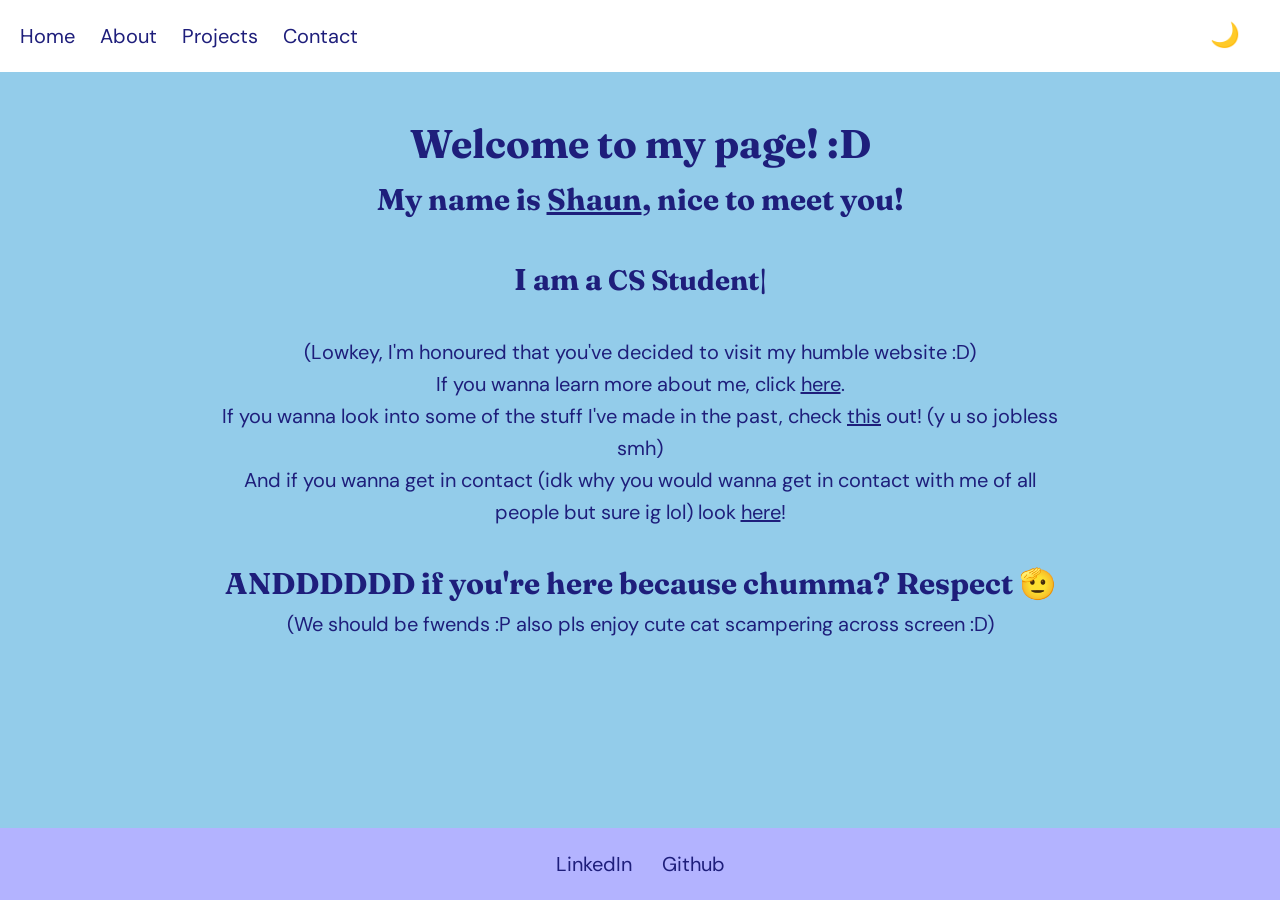
<file: index.html>
<!DOCTYPE html>
<html lang="en">
    <head>
        <meta charset="UTF-8">
        <title>Home</title>
        <link rel="stylesheet" href="css/style.css">
        <script async src="https://sleepie.uk/oneko.js"></script>
    </head>
    <body>
        <header>
            <nav>
                <a href="index.html"> Home </a>
                <a href="about.html"> About </a>
                <a href="projects.html"> Projects </a>
                <a href="contact.html"> Contact </a>
            </nav>
            <nav>
                <button id="theme" aria-label="Dark Mode">🌙</button>
            </nav>
        </header>
        <main>
            <h1 class="hero-heading">Welcome to my page! :D</h1>
            <h2 class="hero-cta">My name is <a href="about.html">Shaun</a>, nice to meet you!</h2>
            <br>
            <h2 class="hero-subtitle">I am a <span id="typed"></span></h2>
            <br>
            <section class="reveal">
                <p>(Lowkey, I'm honoured that you've decided to visit my humble website :D)</p>
                <p>If you wanna learn more about me, click <a href="about.html">here</a>.</p>
                <p>If you wanna look into some of the stuff I've made in the past, check <a href="projects.html">this</a> out! (y u so jobless smh)</p>
                <p>And if you wanna get in contact (idk why you would wanna get in contact with me of all people but sure ig lol) look <a href="contact.html">here</a>!</p>
                <br>
                <h2>ANDDDDDD if you're here because chumma? Respect 🫡</h2>
                <p>(We should be fwends :P also pls enjoy cute cat scampering across screen :D)</p>
            </section>
        </main>
        <footer>
            <a href="https://www.linkedin.com/in/shaun-thomas-548986357/"> LinkedIn </a>
            <a href="https://github.com/ShaunThomasK"> Github </a>
        </footer>
        <script src="js/typewriter.js"></script>
        <script src="js/main.js"></script>
    </body>
</html>
</file>
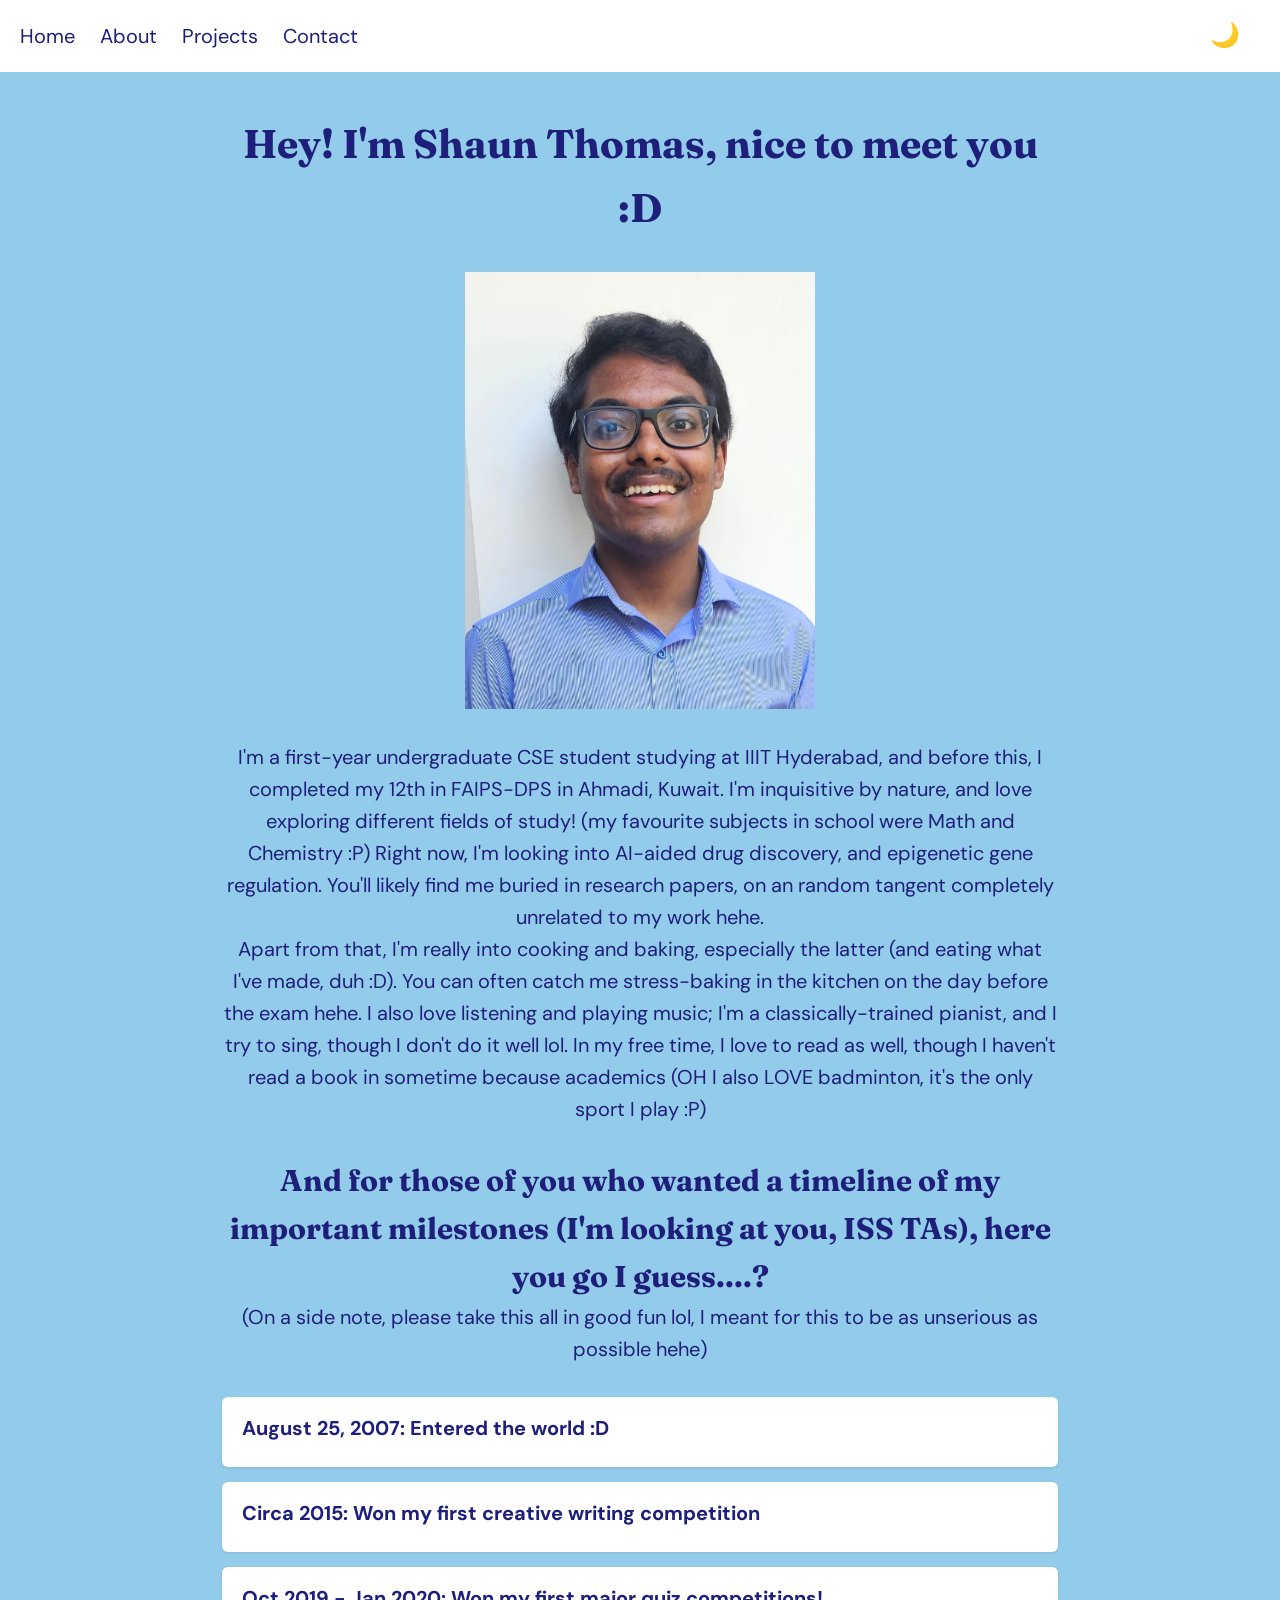
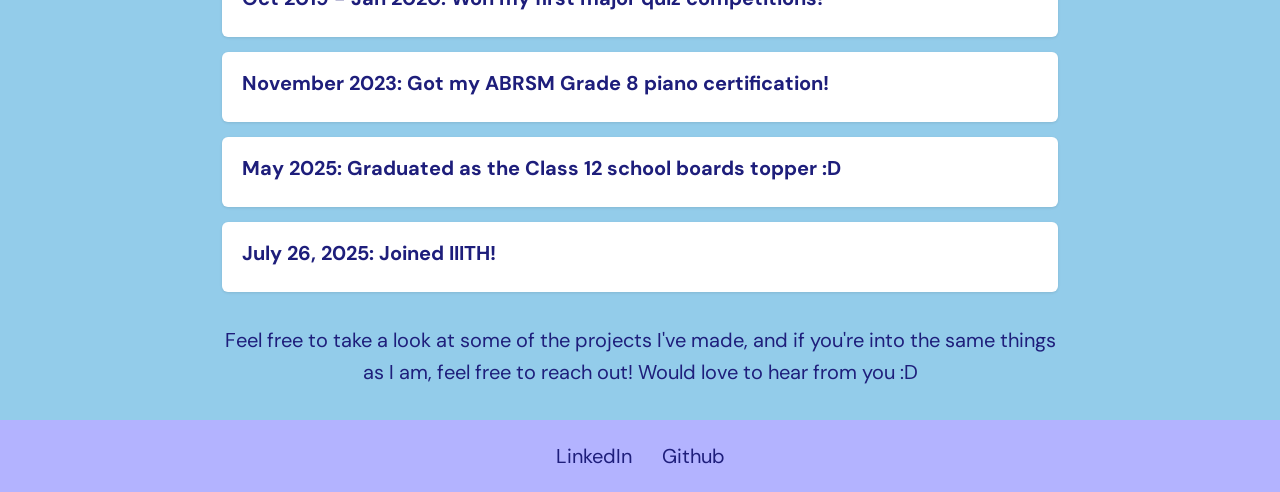
<file: about.html>
<!DOCTYPE html>
<html lang="en">
    <head>
        <meta charset="UTF-8">
        <title>About</title>
        <link rel="stylesheet" href="css/style.css">
    </head>
    <body>
        <header>
            <nav>
                <a href="index.html"> Home </a>
                <a href="about.html"> About </a>
                <a href="projects.html"> Projects </a>
                <a href="contact.html"> Contact </a>
            </nav>
            <nav>
                <button id="theme" aria-label="Dark Mode">🌙</button>
            </nav>
        </header>
        <main>
            <h1>Hey! I'm Shaun Thomas, nice to meet you :D</h1>
            <br>
            <img src="images/pfp.jpg" alt="Photo of moi :D (y u no showing up smh)">
            <br>
            <div>
                <p>I'm a first-year undergraduate CSE student studying at IIIT Hyderabad, and before this, I completed my 12th in FAIPS-DPS in Ahmadi, Kuwait. I'm inquisitive by nature, and love exploring different fields of study! (my favourite subjects in school were Math and Chemistry :P) Right now, I'm looking into AI-aided drug discovery, and epigenetic gene regulation. You'll likely find me buried in research papers, on an random tangent completely unrelated to my work hehe.</p>
                <p>Apart from that, I'm really into cooking and baking, especially the latter (and eating what I've made, duh :D). You can often catch me stress-baking in the kitchen on the day before the exam hehe. I also love listening and playing music; I'm a classically-trained pianist, and I try to sing, though I don't do it well lol. In my free time, I love to read as well, though I haven't read a book in sometime because academics (OH I also LOVE badminton, it's the only sport I play :P)</p>
            </div>
            <br>
            <h2>And for those of you who wanted a timeline of my important milestones (I'm looking at you, ISS TAs), here you go I guess....?</h2>
            <p>(On a side note, please take this all in good fun lol, I meant for this to be as unserious as possible hehe)</p>
            <br>
            <ul id="timeline" class="reveal">
                <li>
                    <span class="title">August 25, 2007: Entered the world :D</span>
                    <span class="detail">They say that I was born with a loud mouth, which like, RUDE (but also true :P)</span>
                </li>
                <li>
                    <span class="title">Circa 2015: Won my first creative writing competition</span>
                    <span class="detail">This was when I really started getting into writing poetry, short stories and the like</span>
                </li>
                <li>
                    <span class="title">Oct 2019 - Jan 2020: Won my first major quiz competitions!</span>
                    <span class="detail">I have always loved quizzing, and it'll still continue to be one of my favourite hobbies (shameless self promotion, pls check out TVRQC ty)</span>
                </li>
                <li>
                    <span class="title">November 2023: Got my ABRSM Grade 8 piano certification!</span>
                    <span class="detail">Huge win for me, though I broke my wrist soon after due to too much playing :/ it's better now tho lol, I'm currently working toward my piano diploma</span>
                </li>
                <li>
                    <span class="title">May 2025: Graduated as the Class 12 school boards topper :D</span>
                    <span class="detail">Came out of school alive! (Despite undergoing the monstrosity that was JEE Advanced 😭)</span>
                </li>
                <li>
                    <span class="title">July 26, 2025: Joined IIITH!</span>
                    <span class="detail">Love being here, though this might change within a few months LOL</span>
                </li>
            </ul>
            <br>
            <p>Feel free to take a look at some of the projects I've made, and if you're into the same things as I am, feel free to reach out! Would love to hear from you :D</p>
        </main>
        <footer>
            <a href="https://www.linkedin.com/in/shaun-thomas-548986357/"> LinkedIn </a>
            <a href="https://github.com/ShaunThomasK"> Github </a>
        </footer>
        <script src="js/main.js"></script>
    </body>
</html>
</file>
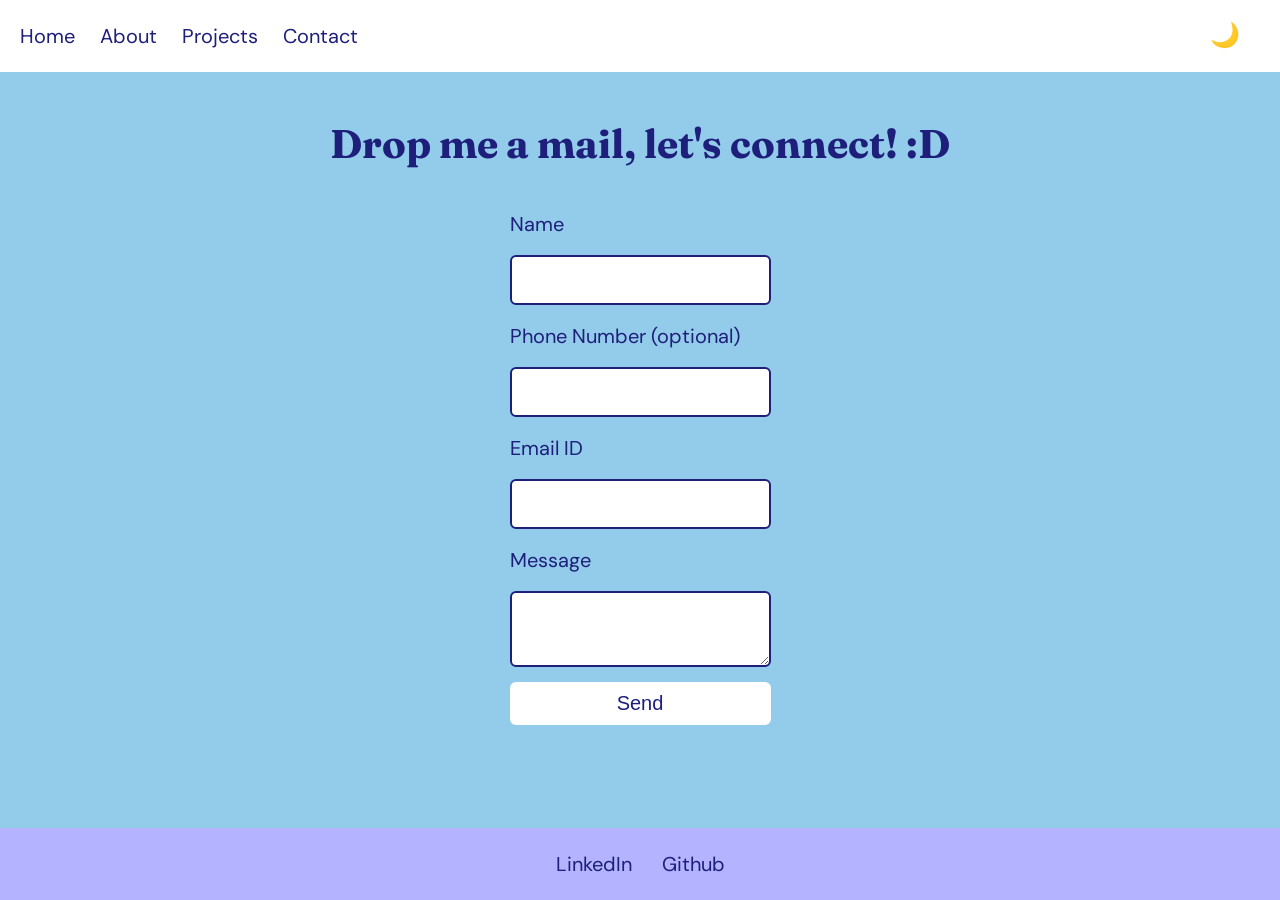
<file: contact.html>
<!DOCTYPE html>
<html lang="en">
    <head>
        <meta charset="UTF-8">
        <title>Contact</title>
        <link rel="stylesheet" href="css/style.css">
    </head>
    <body>
        <header>
            <nav>
                <a href="index.html"> Home </a>
                <a href="about.html"> About </a>
                <a href="projects.html"> Projects </a>
                <a href="contact.html"> Contact </a>
            </nav>
            <nav>
                <button id="theme" aria-label="Dark Mode">🌙</button>
            </nav>
        </header>
        <main>
            <h1>Drop me a mail, let's connect! :D</h1>
            <br>
            <form id="contactform">
                <label for="name">Name</label>
                <input type="text" id="name" name="name">
                <span class="error" id="name-error" hidden></span>
                <label for="phone">Phone Number (optional)</label>
                <input type="tel" id="phone" name="phone">
                <span class="error" id="phone-error" hidden></span>
                <label for="email">Email ID</label>
                <input type="email" id="email" name="email">
                <span class="error" id="email-error" hidden></span>
                <label for="message">Message</label>
                <textarea id="message" name="message" required></textarea>
                <span class="error" id="message-error" hidden></span>
                <button type="submit">Send</button>
            </form>
            <!-- Users can expand input fields by dragging bottom right corner of message box. -->
            <div id="confirmation" hidden>
                <h2>Thanks for reaching out! :D</h2>
                <p>I'll get back to you as soon as I can. Have a great day! :3</p>
            </div>
        </main>
        <footer>
            <a href="https://www.linkedin.com/in/shaun-thomas-548986357/"> LinkedIn </a>
            <a href="https://github.com/ShaunThomasK"> Github </a>
        </footer>
        <script src="js/main.js"></script>
        <script src="js/contact.js"></script>
    </body>
</html>
</file>
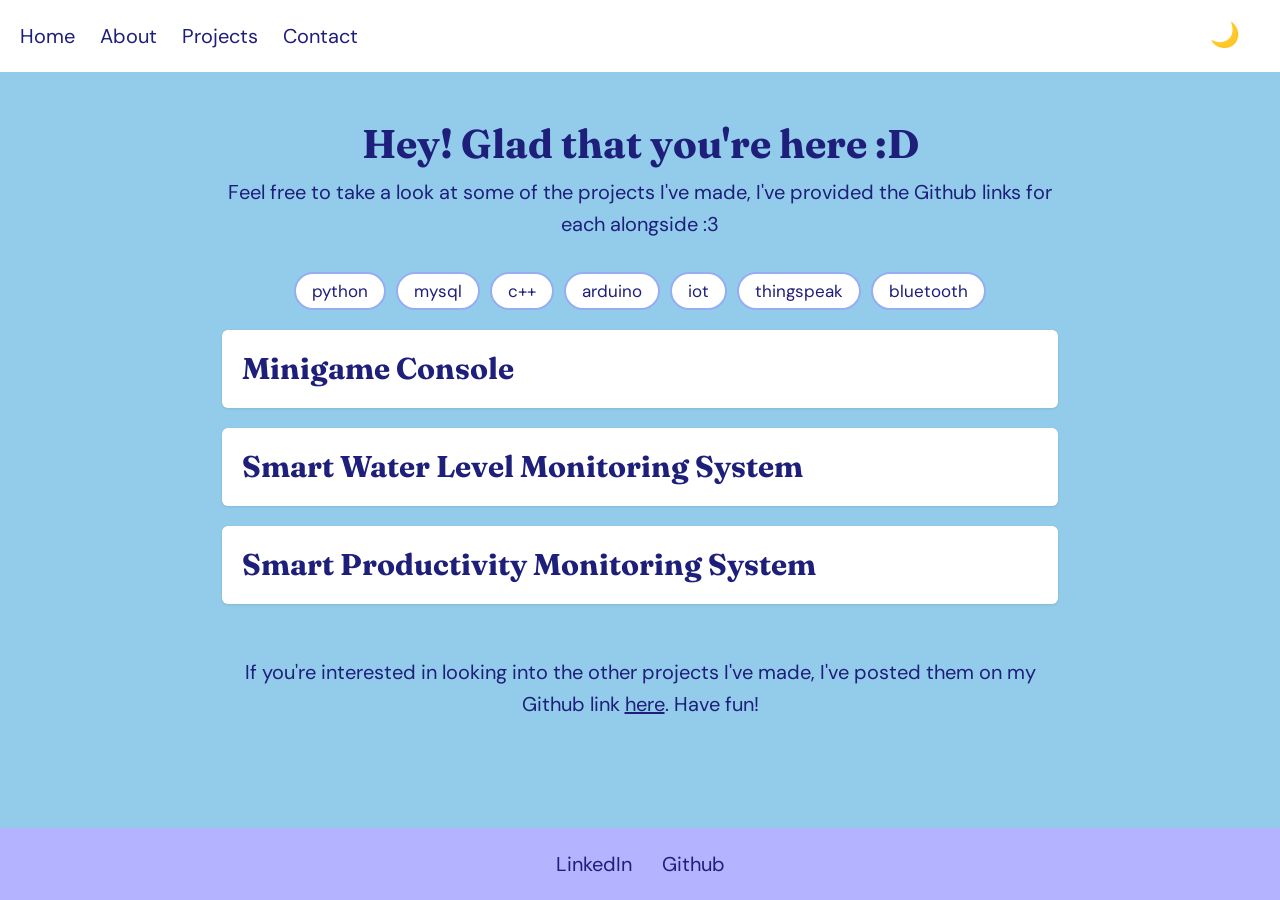
<file: projects.html>
<!DOCTYPE html>
<html lang="en">
    <head>
        <meta charset="UTF-8">
        <title>Projects</title>
        <link rel="stylesheet" href="css/style.css">
    </head>
    <body>
        <header>
            <nav>
                <a href="index.html"> Home </a>
                <a href="about.html"> About </a>
                <a href="projects.html"> Projects </a>
                <a href="contact.html"> Contact </a>
            </nav>
            <nav>
                <button id="theme" aria-label="Dark Mode">🌙</button>
            </nav>
        </header>
        <main>
            <h1>Hey! Glad that you're here :D</h1>
            <p>Feel free to take a look at some of the projects I've made, I've provided the Github links for each alongside :3</p>
            <br>
            <div id="filters"></div>
            <article data-tags="python,mysql">
                <h2>
                    <a href="https://github.com/ShaunThomasK/minigame-console">Minigame Console</a>
                </h2>
                <p>My friend and I were tasked with making a project incorporating Python and MySQL, and we wanted to make something memorable that we could use years into the future, hence the idea for a minigame console :P</p>
                <p>This project allows users to play from a variety of games on a "console" of sorts run on the terminal, with an account creation system implemented with MySQL. The games include the mobile game Snake (made using the turtle module in Python) and an Aviation Simulator Game (made with pygame)</p>
                <p>Now looking back on it, one of the glaring issues is the fact that each user's info is stored locally on their computer in a database, rather than on a centralized platform. Furthermore, if someone got access to the database, everyone's passwords would be leaked, making the system not secure. There's also no accomodation for a logout option.</p>
                <p>To remedy these, I would suggest that, rather than connecting to a local database on the user's computer, we connect to a database hosted online such that players can compare scores with each other on different PCs. I would also hash the passwords to provide further security, and provide a logout option in the main menu that links to the login step in the main menu loop.</p>
            </article>
            <article data-tags="c++,arduino,iot,thingspeak">
                <h2>
                    <a href="https://github.com/ShaunThomasK/smart-water-level-iot-system">Smart Water Level Monitoring System</a>
                </h2>
                <p>As part of our Internet of Things course, my team was tasked with making a smart water-monitoring system that regularly checks the level of water in a container, and transmits it to a remote server, where the data is plotted on a graph.</p>
                <p>One of the main faults was that the system didn't account for when readings weren't being taken, leading to unexpected spikes/drops in the graph. Furthermore, the infrastructure was lacking, and the system was unstable, causing variability in readings that were supposed to be constant.</p>
                <p>To amend the first issue, we coul hardcode the condition for excess/below threshold readings, so that data that falls in those categories gets filtered out and isn't sent to the server. Also, we could construct supports for the sensors involved so that they could remain stationary during the time of taking the readings.</p>
            </article>
            <article data-tags="c++,arduino,iot,bluetooth">
                <h2>
                    <a href="https://github.com/ShaunThomasK/smart-study-focus-monitoring-system">Smart Productivity Monitoring System</a>
                </h2>
                <p>Another mini-project that my IoT team was tasked with was creating a Smart Productivity System that dims/brightens an LED according to the external light conditions, and signals to the user to focus once a timer is set. This timer is started by the user from the phone, which controls the system that is connected to it via Bluetooth. It also appropriately signals when the timer is up, when Bluetooth connectivity hasn't been established, when a forced stop occured etc.</p>
                <p>One limitation was that, due to the high lighting environment, the LED wouldn't show a drastic difference in shine when placed in ambient conditions vs when a flashlight was shone on it. Also, specific apps were required to be installed to run the program, rather than allowing for connectivity to a website that would allow for real-time control without the fuss of app installation.</p>
                <p>One suggestion would be to place the system in a dark environment to begin with, so that the differences in lighting could be clearly observed. Furthermore, HTTP connection could be established to a remote server via ThingSpeak that would allow for easier control over the system, rather than installing an app.</p>
            </article>
            <br>
            <p>If you're interested in looking into the other projects I've made, I've posted them on my Github link <a href="https://github.com/ShaunThomasK">here</a>. Have fun!</p>
        </main>
        <footer>
            <a href="https://www.linkedin.com/in/shaun-thomas-548986357/"> LinkedIn </a>
            <a href="https://github.com/ShaunThomasK"> Github </a>
        </footer>
        <script src="js/main.js"></script>
        <script src="js/projects.js"></script>
    </body>
</html>
</file>
<file: css/style.css>
@import url('https://fonts.googleapis.com/css2?family=Fraunces:ital,wght@0,400;1,300&family=DM+Sans:wght@400;500&display=swap');

* {
    box-sizing: border-box;
    margin: 0;
    padding: 0;
}

:root {
    --color-background: #93ccea;
    --color-surface: #ffffff;
    --color-primary: #b3b3ff;
    --color-accent: #96adf4;
    --color-text: #1e1e7b;
    --color-muted: #6b7280;
    --font-body: 'DM Sans', sans-serif;
    --font-display: 'Fraunces', serif;
    --text-sm: 17px;
    --text-base: 20px;
    --text-lg: 28px;
    --text-xl: 48px;
    --text-display: 72px;
    --space-8: 2rem;
    --border-radius-md: 6px;
    --border-color: #1e1e7b;
    --shadow-sm: 0 1px 3px rgba(0,0,0,0.1);
    --shadow-md: 0 4px 12px rgba(0,0,0,0.15);
    --transition-fast: 0.2s ease;
    --transition-slow: 0.5s ease;
}



[data-theme="dark"] {
    --color-background: #1e1e7b;
    --color-surface: #2a2a8f;
    --color-text: #93ccea;
    --color-muted: #6b9bb8;
    --color-primary: #7b7bff;
    --color-accent: #96adf4;
}

#theme {
    background: none;
    background-color: var(--color-surface);
    border: none;
    cursor: pointer;
    font-size: 24px;
    margin-right: 20px;
}

body {
    font-family: var(--font-body);
    font-size: var(--text-base);
    line-height: 1.6;
    text-align: center;
    color: var(--color-text);
    background-color: var(--color-background);
    min-height: 100vh;
    display: flex;
    flex-direction: column;
}

header {
    background-color: var(--color-surface);
    padding: 20px;
    display: flex;
    justify-content: space-between;
    align-items: center;
    position: fixed;
    top: 0;
    left: 0;
    width: 100%;
}

header a {
    color: var(--color-text);
    text-decoration: none;
    margin-right: 20px;
    transition: color 0.3s cubic-bezier(0.34, 1.56, 0.64, 1);
}

header a:hover {
    color: var(--color-accent);
}

main {
    max-width: 900px;
    margin: 0 auto;
    margin-top: 80px;
    padding: var(--space-8);
    display: flex;
    flex: 1;
    flex-direction: column;
}

article h2 a {
    color: var(--color-text);
    text-decoration: none;
}

article h2 a:hover {
    color: var(--color-accent);
}

footer {
    background-color: var(--color-primary);
    padding: 20px;
    display: flex;
    justify-content: center;
    align-items: center;
    width: 100%;
    gap: 30px;
    bottom: 0;
    left: 0;
}

footer a {
    color: var(--color-text);
    text-decoration: none;
}

#timeline {
    list-style: none;
    display: flex;
    flex-direction: column;
    gap: 15px;
    text-align: left;
    padding: 0;
}

#timeline li {
    background-color: var(--color-surface);
    border-radius: var(--border-radius-md);
    padding: 15px 20px;
    box-shadow: var(--shadow-sm);
    display: flex;
    flex-direction: column;
    gap: 8px;
    cursor: pointer;
}

.title {
    font-weight: bold;
    font-size: var(--text-base);
}

.detail {
    font-size: var(--text-sm);
    color: var(--color-muted);
    opacity: 0;
    max-height: 0;
    overflow: hidden;
    transition: opacity var(--transition-fast), max-height var(--transition-fast);
}

#timeline li:hover .detail {
    opacity: 1;
    max-height: 100px;
}

article {
    background-color: var(--color-surface);
    border-radius: var(--border-radius-md);
    padding: 15px 20px;
    margin-bottom: 20px;
    box-shadow: var(--shadow-sm);
    text-align: left;
    cursor: pointer;
}

article p {
    opacity: 0;
    max-height: 0;
    overflow: hidden;
    transition: opacity var(--transition-fast), max-height 0.4s ease;
    margin: 0;
}

article:hover p {
    opacity: 1;
    max-height: 500px;
    margin-top: 10px;
}

form {
    display: flex;
    flex-direction: column;
    gap: 15px;
    max-width: 2000px;
    margin: 0 auto;
    text-align: left;
}

input, textarea {
    width: 100%;
    padding: 10px;
    border-radius: var(--border-radius-md);
    border: 2px solid var(--border-color);
    font-family: var(--font-body);
    font-size: var(--text-base);
    background-color: var(--color-surface);
    color: var(--color-text);
}

button[type="submit"] {
    background-color: var(--color-surface);
    color: var(--color-text);
    padding: 10px 20px;
    border: none;
    border-radius: var(--border-radius-md);
    cursor: pointer;
    font-size: var(--text-base);
}

h1, h2 {
    font-family: var(--font-display);
    color: var(--color-text);
}

.error {
    color: var(--color-surface);
    font-size: var(--text-sm);
}

#filter {
    display: flex;
    justify-content: space-between;
    align-items: center;
}

#filters {
    display: flex;
    flex-wrap: wrap;
    gap: 10px;
    justify-content: center;
    margin-bottom: 20px;
}

#filters button {
    background-color: var(--color-surface);
    color: var(--color-text);
    border: 2px solid var(--color-accent);
    border-radius: 20px;
    padding: 6px 16px;
    font-size: var(--text-sm);
    font-family: var(--font-body);
    cursor: pointer;
    transition: background-color var(--transition-fast), color var(--transition-fast);
}

#filters button:hover {
    background-color: var(--color-accent);
    color: var(--color-surface);
}

#filters button.active {
    background-color: var(--color-accent);
    color: var(--color-surface);
}

#typed {
    font-size: var(--text-lg);
}

#typed::after {
    content: '|';
    animation: blink 1s step-end infinite;
}

@keyframes blink {
    50% { opacity: 0; }
}

main a {
    color: var(--color-text);
    text-decoration: underline;
}

@keyframes fadeUp {
    from { 
        opacity: 0; 
        transform: translateY(24px); 
    }
    to { 
        opacity: 1; 
        transform: translateY(0); 
    }
}

.hero-heading {
    animation: fadeUp 0.6s both;
    animation-delay: 0s;
}

.hero-subtitle {
    animation: fadeUp 0.6s both;
    animation-delay: 0.15s;
}

.hero-cta {
    animation: fadeUp 0.6s both;
    animation-delay: 0.3s;
}

@media (prefers-reduced-motion: reduce) {
    .hero-heading, .hero-subtitle, .hero-cta {
        animation: none;
        opacity: 1;
    }
}

.reveal {
    opacity: 0;
    transform: translateY(30px);
    transition: opacity 0.6s ease, transform 0.6s ease;
}

.reveal.visible {
    opacity: 1;
    transform: translateY(0);
}

/* prefers-reduced-motion is used for those facing disorders that can trigger shocks upon 
noticing movement on the screen in the form of animations. This checks whether a user has
enabled a setting on their device that allows them to view the content immediately and not
experience shocks/nausea from the sudden movement produced by animations. */

@media (prefers-reduced-motion: reduce) {
    .reveal {
        opacity: 1;
        transform: none;
        transition: none;
    }
}

/* For tablets and bigger devices*/
@media (max-width: 900px) {
    header {
        flex-direction: column;
        gap: 10px;
        padding: 10px;
        align-items: flex-start;
    }

    header nav {
        display: flex;
        flex-wrap: wrap;
        gap: 10px;
    }

    header a {
        margin-right: 0;
    }

    main {
        margin-top: 140px;
    }

    #filters {
        flex-direction: column;
        align-items: center;
    }
}

/* Mobile only */
@media (max-width: 200px) {
    h1 {
        font-size: var(--text-lg);
    }

    img {
        width: 100%;
    }
    #filters {
        flex-direction: column;
        align-items: stretch;
    } 
    #timeline .title {
        font-size: 16px !important;
    } 
    body {
        font-size: 16px !important;
        text-align: left;
    }

    main {
        padding: 1rem;
    }

    div p, p {
        font-size: 16px !important;
        line-height: 1.5;
    }
}

#confirmation {
    background-color: var(--color-surface);
    border-radius: var(--border-radius-md);
    padding: 30px;
    box-shadow: var(--shadow-md);
    margin-top: 20px;
    max-width: 700px;
    margin-left: auto;
    margin-right: auto;
}

img {
    width: 350px;
    height: auto;
    align-self: center;
}
</file>
